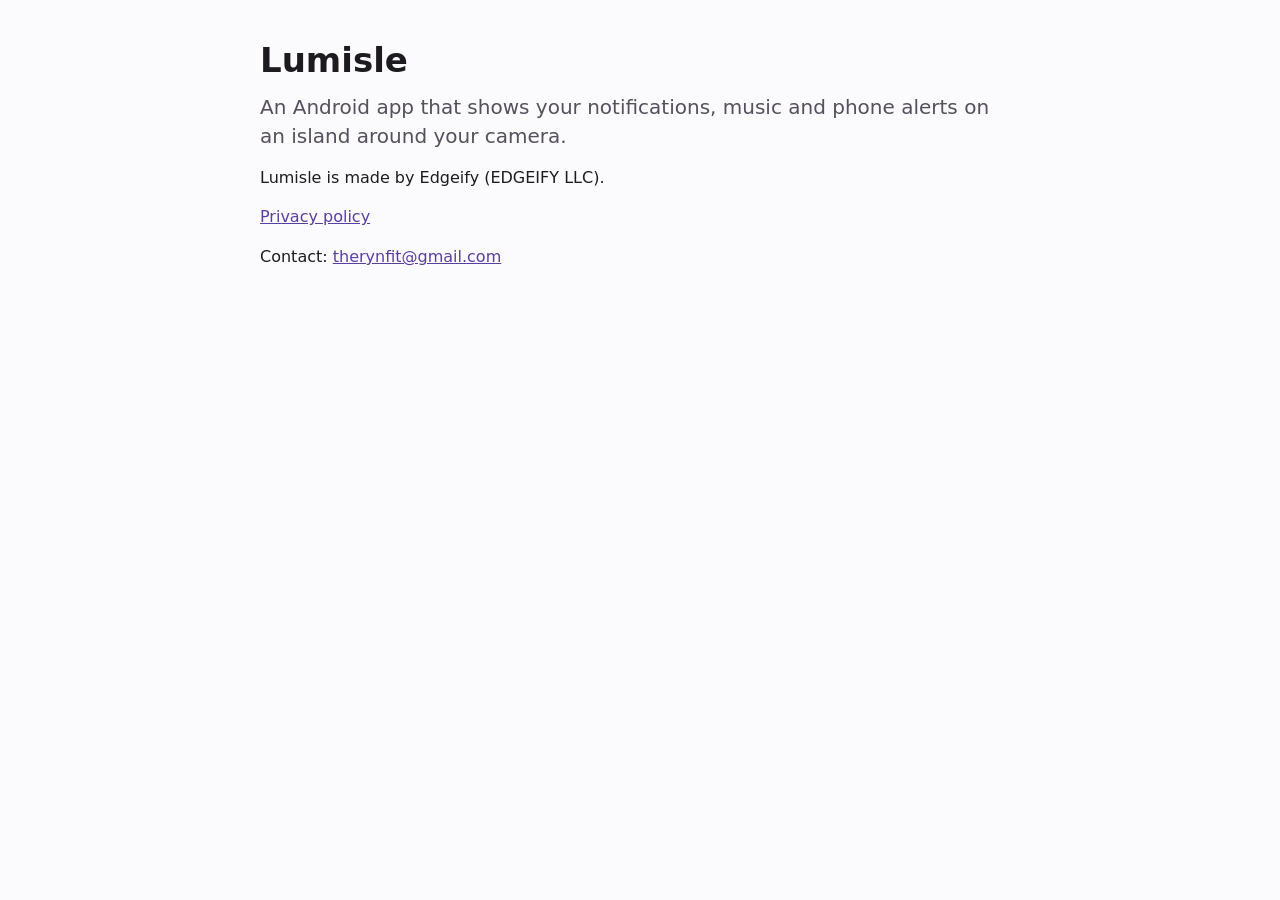
<file: index.html>
<!doctype html>
<html lang="en">
<head>
<meta charset="utf-8">
<meta name="viewport" content="width=device-width, initial-scale=1">
<title>Lumisle</title>
<meta name="description" content="Lumisle is an Android app that shows your notifications, music and phone alerts on an island around your camera.">
<link rel="stylesheet" href="style.css">
</head>
<body>
<main>
<h1>Lumisle</h1>
<p class="lede">An Android app that shows your notifications, music and phone alerts on an island around your camera.</p>
<p>Lumisle is made by Edgeify (EDGEIFY LLC).</p>
<p><a href="privacy.html">Privacy policy</a></p>
<p>Contact: <a href="mailto:therynfit@gmail.com">therynfit@gmail.com</a></p>
</main>
</body>
</html>
</file>
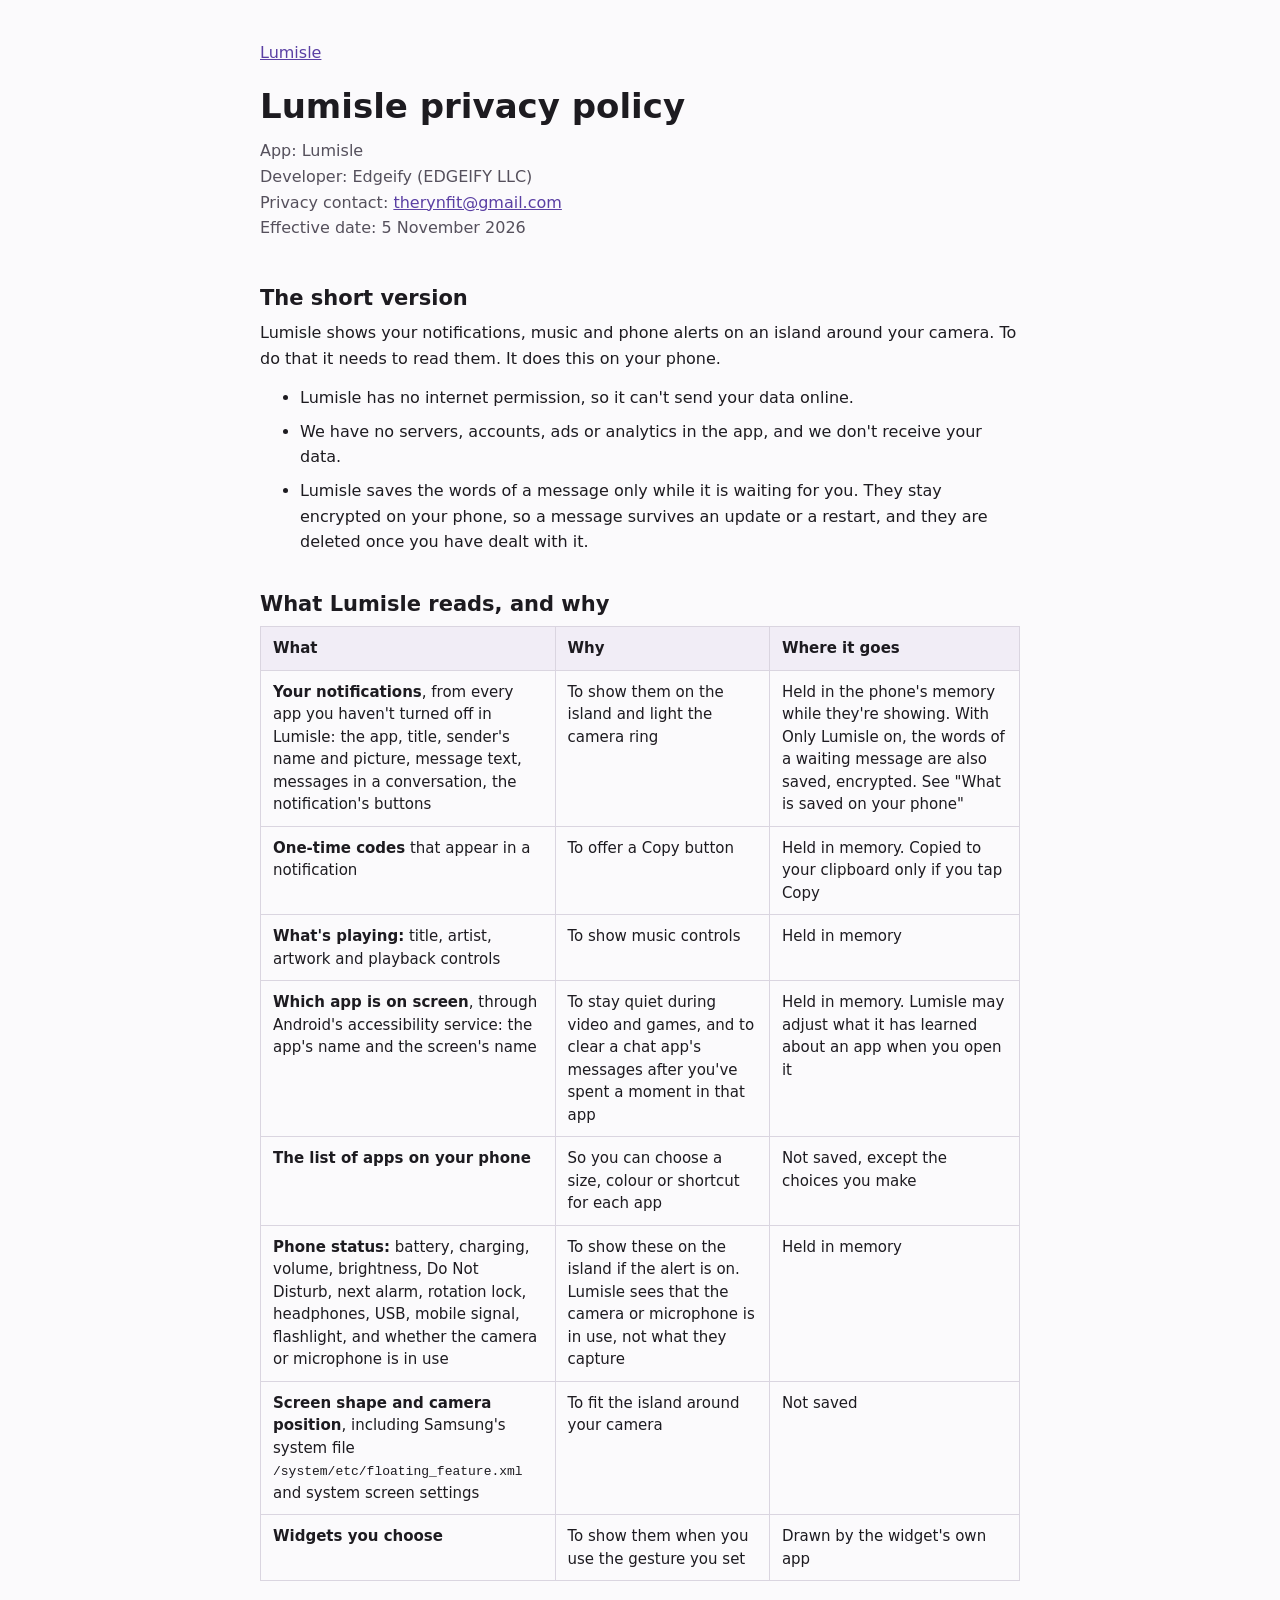
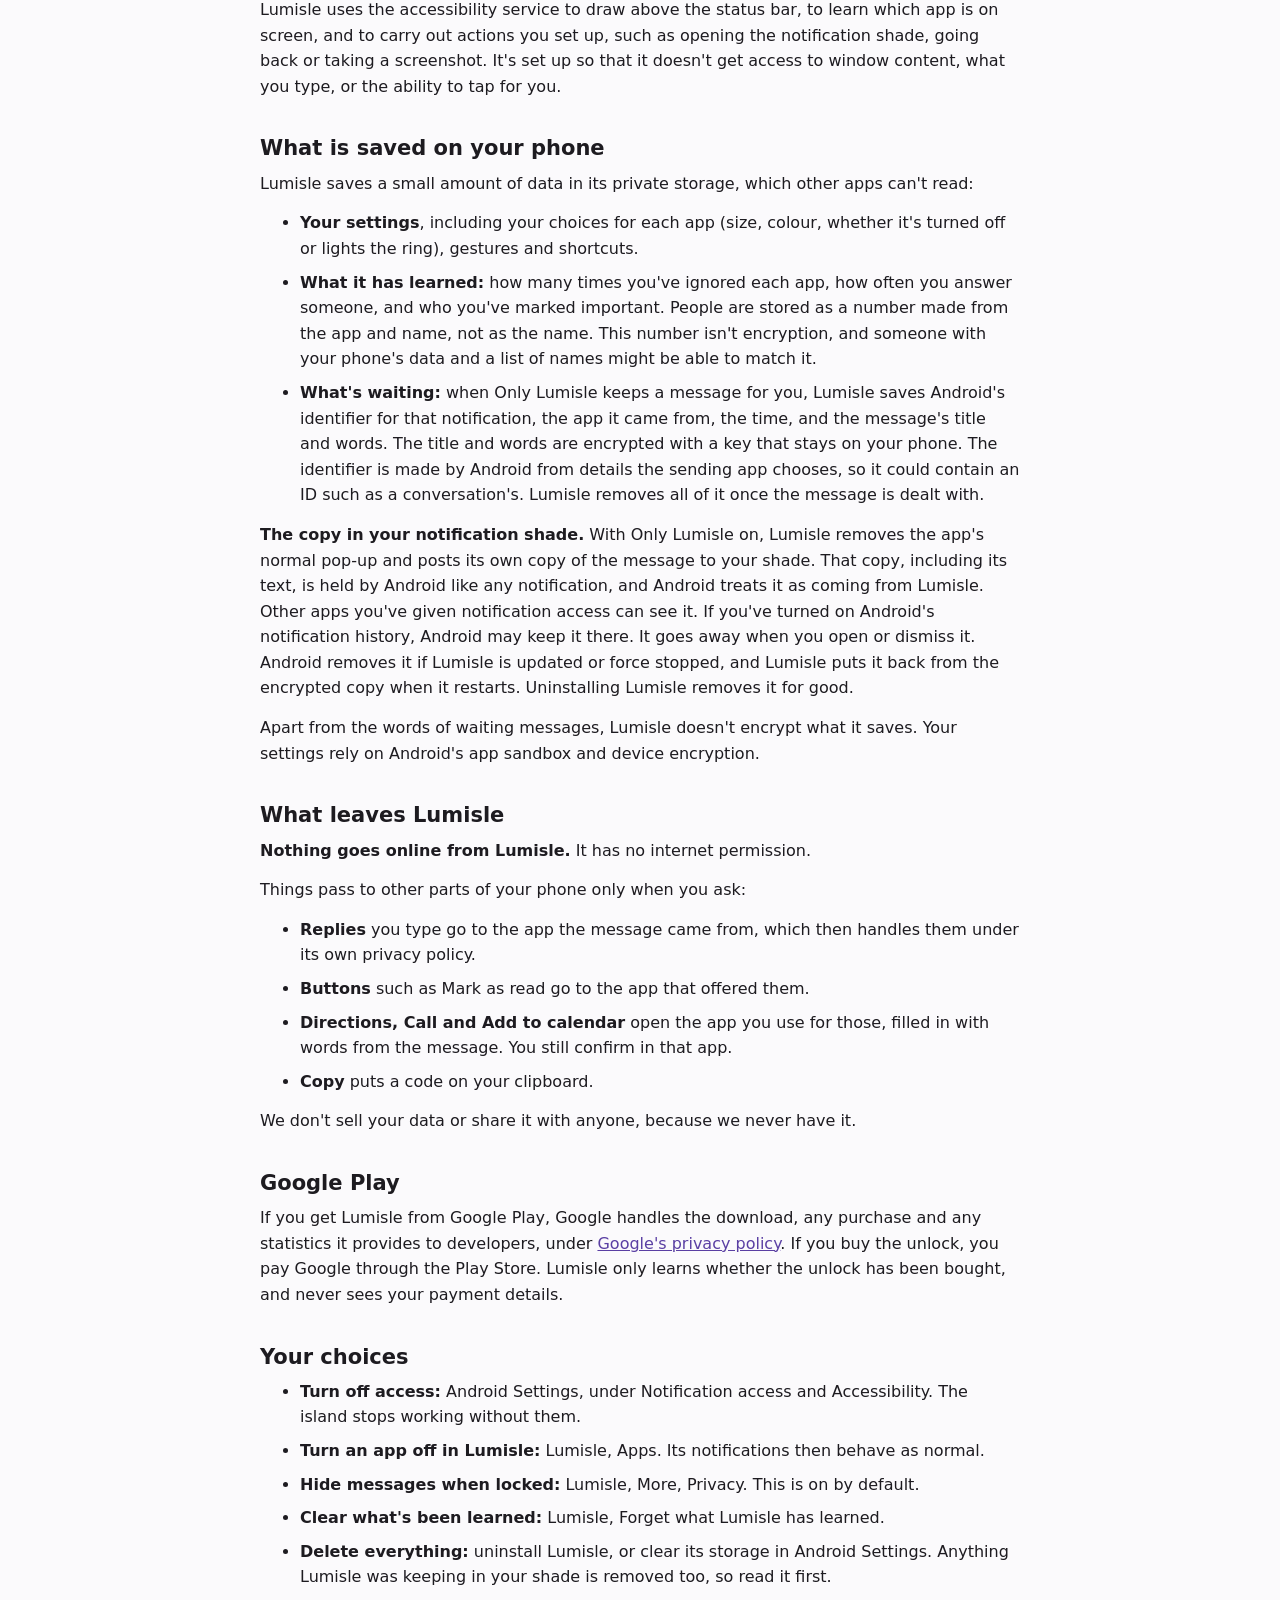
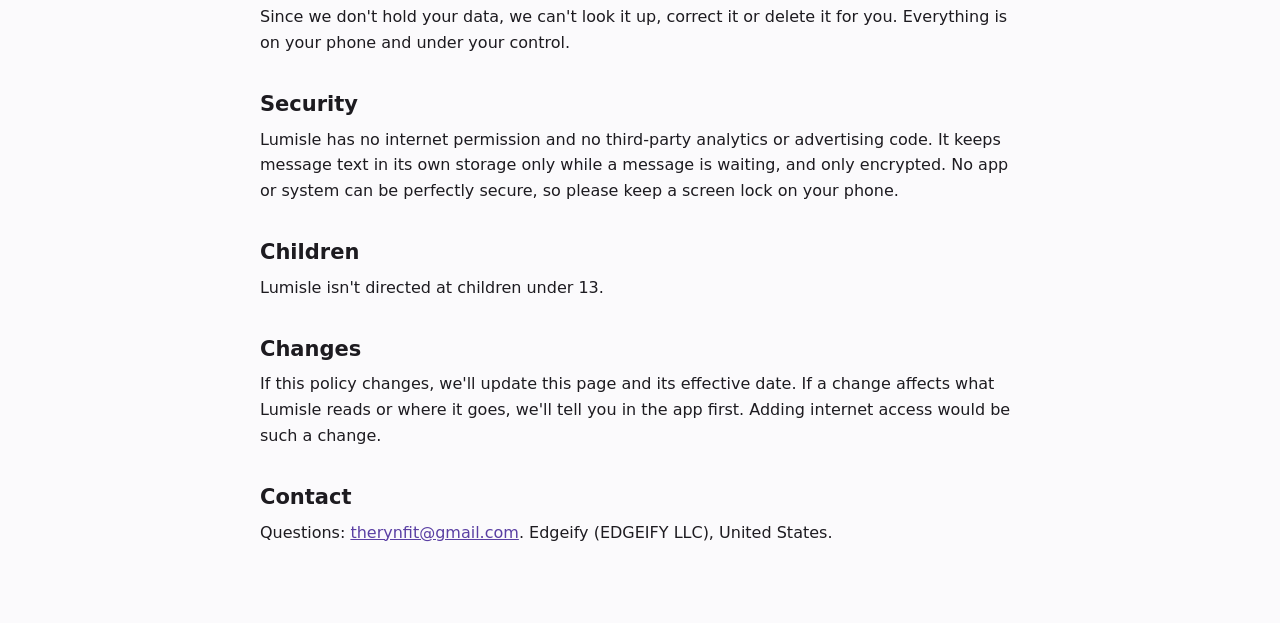
<file: privacy.html>
<!doctype html>
<html lang="en">
<head>
<meta charset="utf-8">
<meta name="viewport" content="width=device-width, initial-scale=1">
<title>Lumisle privacy policy</title>
<meta name="description" content="What the Lumisle Android app reads, what it saves on your phone, and what leaves it.">
<link rel="stylesheet" href="style.css">
</head>
<body>
<main>
<p class="crumb"><a href="./">Lumisle</a></p>
<h1>Lumisle privacy policy</h1>
<p class="meta">App: Lumisle<br>Developer: Edgeify (EDGEIFY LLC)<br>Privacy contact: <a href="mailto:therynfit@gmail.com">therynfit@gmail.com</a><br>Effective date: 5 November 2026</p>

<h2>The short version</h2>
<p>Lumisle shows your notifications, music and phone alerts on an island around your camera. To do that it needs to read them. It does this on your phone.</p>
<ul>
<li>Lumisle has no internet permission, so it can't send your data online.</li>
<li>We have no servers, accounts, ads or analytics in the app, and we don't receive your data.</li>
<li>Lumisle saves the words of a message only while it is waiting for you. They stay encrypted on your phone, so a message survives an update or a restart, and they are deleted once you have dealt with it.</li>
</ul>

<h2>What Lumisle reads, and why</h2>
<div class="table">
<table>
<thead><tr><th scope="col">What</th><th scope="col">Why</th><th scope="col">Where it goes</th></tr></thead>
<tbody>
<tr><td><strong>Your notifications</strong>, from every app you haven't turned off in Lumisle: the app, title, sender's name and picture, message text, messages in a conversation, the notification's buttons</td><td>To show them on the island and light the camera ring</td><td>Held in the phone's memory while they're showing. With Only Lumisle on, the words of a waiting message are also saved, encrypted. See "What is saved on your phone"</td></tr>
<tr><td><strong>One-time codes</strong> that appear in a notification</td><td>To offer a Copy button</td><td>Held in memory. Copied to your clipboard only if you tap Copy</td></tr>
<tr><td><strong>What's playing:</strong> title, artist, artwork and playback controls</td><td>To show music controls</td><td>Held in memory</td></tr>
<tr><td><strong>Which app is on screen</strong>, through Android's accessibility service: the app's name and the screen's name</td><td>To stay quiet during video and games, and to clear a chat app's messages after you've spent a moment in that app</td><td>Held in memory. Lumisle may adjust what it has learned about an app when you open it</td></tr>
<tr><td><strong>The list of apps on your phone</strong></td><td>So you can choose a size, colour or shortcut for each app</td><td>Not saved, except the choices you make</td></tr>
<tr><td><strong>Phone status:</strong> battery, charging, volume, brightness, Do Not Disturb, next alarm, rotation lock, headphones, USB, mobile signal, flashlight, and whether the camera or microphone is in use</td><td>To show these on the island if the alert is on. Lumisle sees that the camera or microphone is in use, not what they capture</td><td>Held in memory</td></tr>
<tr><td><strong>Screen shape and camera position</strong>, including Samsung's system file <code>/system/etc/floating_feature.xml</code> and system screen settings</td><td>To fit the island around your camera</td><td>Not saved</td></tr>
<tr><td><strong>Widgets you choose</strong></td><td>To show them when you use the gesture you set</td><td>Drawn by the widget's own app</td></tr>
</tbody>
</table>
</div>
<p>Lumisle uses the accessibility service to draw above the status bar, to learn which app is on screen, and to carry out actions you set up, such as opening the notification shade, going back or taking a screenshot. It's set up so that it doesn't get access to window content, what you type, or the ability to tap for you.</p>

<h2>What is saved on your phone</h2>
<p>Lumisle saves a small amount of data in its private storage, which other apps can't read:</p>
<ul>
<li><strong>Your settings</strong>, including your choices for each app (size, colour, whether it's turned off or lights the ring), gestures and shortcuts.</li>
<li><strong>What it has learned:</strong> how many times you've ignored each app, how often you answer someone, and who you've marked important. People are stored as a number made from the app and name, not as the name. This number isn't encryption, and someone with your phone's data and a list of names might be able to match it.</li>
<li><strong>What's waiting:</strong> when Only Lumisle keeps a message for you, Lumisle saves Android's identifier for that notification, the app it came from, the time, and the message's title and words. The title and words are encrypted with a key that stays on your phone. The identifier is made by Android from details the sending app chooses, so it could contain an ID such as a conversation's. Lumisle removes all of it once the message is dealt with.</li>
</ul>
<p><strong>The copy in your notification shade.</strong> With Only Lumisle on, Lumisle removes the app's normal pop-up and posts its own copy of the message to your shade. That copy, including its text, is held by Android like any notification, and Android treats it as coming from Lumisle. Other apps you've given notification access can see it. If you've turned on Android's notification history, Android may keep it there. It goes away when you open or dismiss it. Android removes it if Lumisle is updated or force stopped, and Lumisle puts it back from the encrypted copy when it restarts. Uninstalling Lumisle removes it for good.</p>
<p>Apart from the words of waiting messages, Lumisle doesn't encrypt what it saves. Your settings rely on Android's app sandbox and device encryption.</p>

<h2>What leaves Lumisle</h2>
<p><strong>Nothing goes online from Lumisle.</strong> It has no internet permission.</p>
<p>Things pass to other parts of your phone only when you ask:</p>
<ul>
<li><strong>Replies</strong> you type go to the app the message came from, which then handles them under its own privacy policy.</li>
<li><strong>Buttons</strong> such as Mark as read go to the app that offered them.</li>
<li><strong>Directions, Call and Add to calendar</strong> open the app you use for those, filled in with words from the message. You still confirm in that app.</li>
<li><strong>Copy</strong> puts a code on your clipboard.</li>
</ul>
<p>We don't sell your data or share it with anyone, because we never have it.</p>

<h2>Google Play</h2>
<p>If you get Lumisle from Google Play, Google handles the download, any purchase and any statistics it provides to developers, under <a href="https://policies.google.com/privacy">Google's privacy policy</a>. If you buy the unlock, you pay Google through the Play Store. Lumisle only learns whether the unlock has been bought, and never sees your payment details.</p>

<h2>Your choices</h2>
<ul>
<li><strong>Turn off access:</strong> Android Settings, under Notification access and Accessibility. The island stops working without them.</li>
<li><strong>Turn an app off in Lumisle:</strong> Lumisle, Apps. Its notifications then behave as normal.</li>
<li><strong>Hide messages when locked:</strong> Lumisle, More, Privacy. This is on by default.</li>
<li><strong>Clear what's been learned:</strong> Lumisle, Forget what Lumisle has learned.</li>
<li><strong>Delete everything:</strong> uninstall Lumisle, or clear its storage in Android Settings. Anything Lumisle was keeping in your shade is removed too, so read it first.</li>
</ul>
<p>Since we don't hold your data, we can't look it up, correct it or delete it for you. Everything is on your phone and under your control.</p>

<h2>Security</h2>
<p>Lumisle has no internet permission and no third-party analytics or advertising code. It keeps message text in its own storage only while a message is waiting, and only encrypted. No app or system can be perfectly secure, so please keep a screen lock on your phone.</p>

<h2>Children</h2>
<p>Lumisle isn't directed at children under 13.</p>

<h2>Changes</h2>
<p>If this policy changes, we'll update this page and its effective date. If a change affects what Lumisle reads or where it goes, we'll tell you in the app first. Adding internet access would be such a change.</p>

<h2>Contact</h2>
<p>Questions: <a href="mailto:therynfit@gmail.com">therynfit@gmail.com</a>. Edgeify (EDGEIFY LLC), United States.</p>
</main>
</body>
</html>
</file>
<file: style.css>
:root {
  color-scheme: light dark;
  --bg: #FBFAFC; --fg: #1D1B20; --soft: #55505C; --line: #DAD5E0; --link: #5A3FA3; --band: #F1EDF6;
}
@media (prefers-color-scheme: dark) {
  :root { --bg: #141218; --fg: #E6E0E9; --soft: #CAC4D0; --line: #3C3843; --link: #D0BCFF; --band: #211F26; }
}
* { box-sizing: border-box; }
body { margin: 0; background: var(--bg); color: var(--fg); font: 16px/1.6 Inter, "Segoe UI", Roboto, system-ui, sans-serif; padding: 40px max(16px, env(safe-area-inset-right, 0px)) 64px max(16px, env(safe-area-inset-left, 0px)); }
main { max-width: 760px; margin: 0 auto; }
h1 { font-size: 34px; line-height: 1.2; font-weight: 600; margin: 0 0 12px; text-wrap: balance; }
h2 { font-size: 21px; line-height: 1.3; font-weight: 600; margin: 36px 0 8px; }
p, ul { margin: 0 0 14px; }
li { margin-bottom: 8px; }
a { color: var(--link); }
.crumb { margin-bottom: 20px; }
.meta { color: var(--soft); padding-bottom: 8px; }
.lede { font-size: 20px; line-height: 1.45; color: var(--soft); }
.table { overflow-x: auto; margin-bottom: 16px; }
table { width: 100%; min-width: 560px; border-collapse: collapse; font-size: 15px; line-height: 1.5; }
th { text-align: left; background: var(--band); font-weight: 600; }
th, td { padding: 10px 12px; border: 1px solid var(--line); vertical-align: top; }
code { font-size: 13px; overflow-wrap: anywhere; }
</file>
